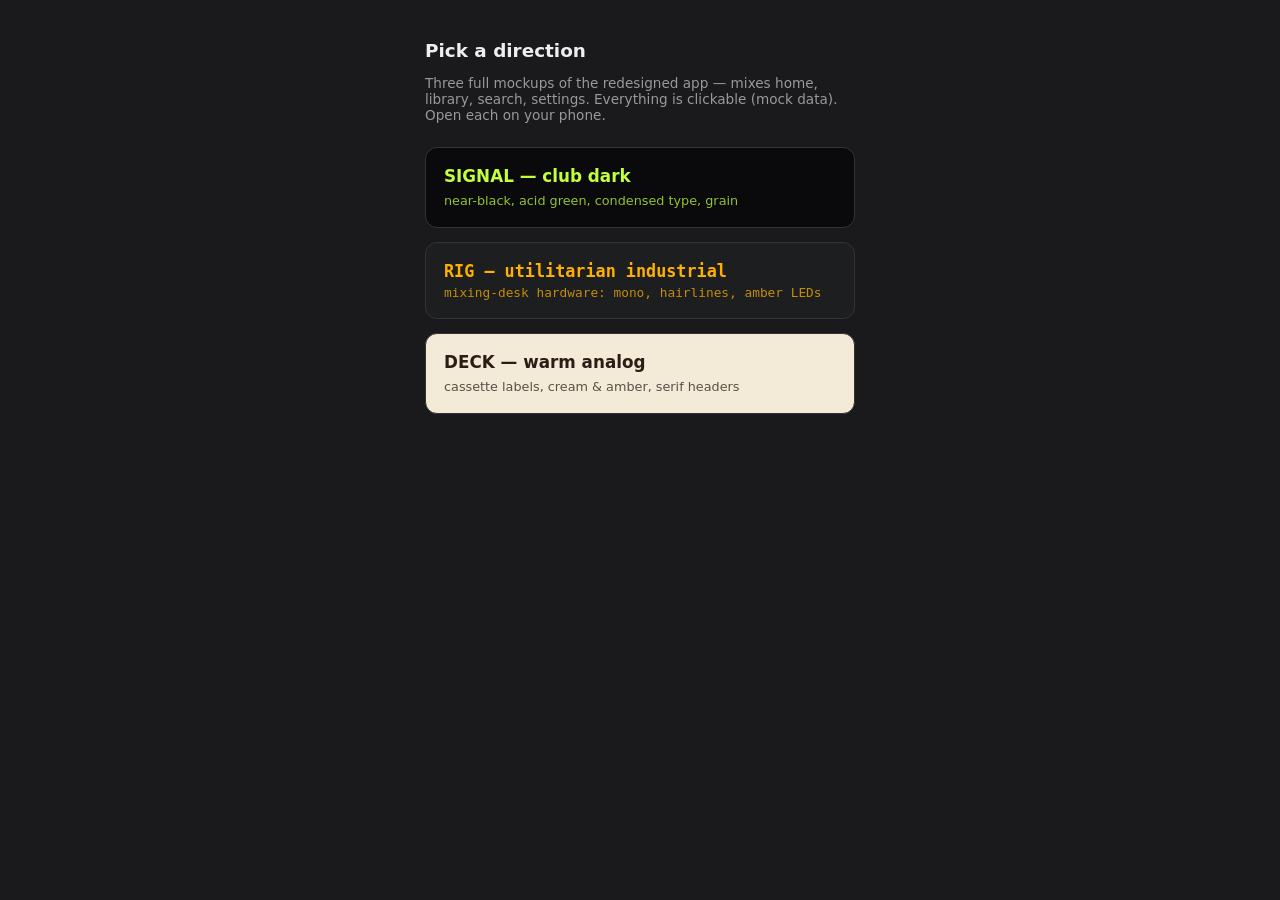
<file: web/mockups/index.html>
<!DOCTYPE html>
<html lang="en">
<head>
<meta charset="utf-8">
<meta name="viewport" content="width=device-width, initial-scale=1">
<title>UI direction mockups</title>
<style>
body{font-family:system-ui;background:#1a1a1d;color:#eee;max-width:430px;margin:0 auto;padding:28px 20px}
h1{font-size:1.15rem;margin-bottom:4px}
p{color:#999;font-size:.85rem;margin-bottom:24px}
a{display:block;text-decoration:none;border-radius:12px;padding:18px;margin-bottom:14px;border:1px solid #333}
a b{display:block;font-size:1.05rem;margin-bottom:4px}
a span{font-size:.8rem;opacity:.75}
.s{background:#0a0a0c;color:#c3ff3d}
.r{background:#1c1e20;color:#ffb000;font-family:monospace}
.d{background:#f3ead8;color:#2b1d14}
</style>
</head>
<body>
<h1>Pick a direction</h1>
<p>Three full mockups of the redesigned app — mixes home, library, search, settings. Everything is clickable (mock data). Open each on your phone.</p>
<a class="s" href="signal.html"><b>SIGNAL — club dark</b><span>near-black, acid green, condensed type, grain</span></a>
<a class="r" href="rig.html"><b>RIG — utilitarian industrial</b><span>mixing-desk hardware: mono, hairlines, amber LEDs</span></a>
<a class="d" href="deck.html"><b>DECK — warm analog</b><span>cassette labels, cream &amp; amber, serif headers</span></a>
</body>
</html>
</file>
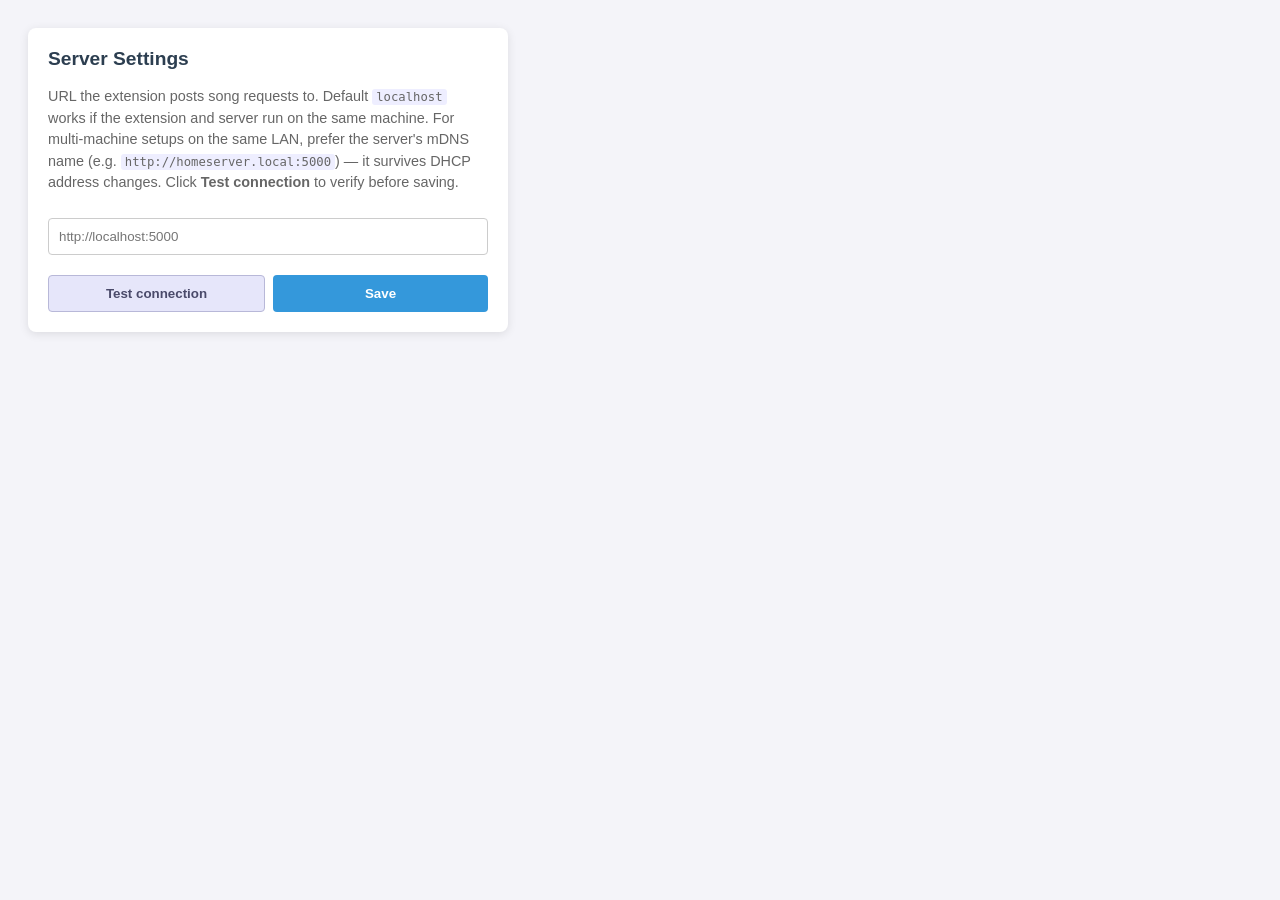
<file: sWebExt/options.html>
<!DOCTYPE html>
<html lang="en">
<head>
  <meta charset="UTF-8">
  <style>
    body { font-family: 'Segoe UI', Tahoma, Geneva, Verdana, sans-serif; padding: 20px; background-color: #f4f4f9; color: #333; }
    .container { max-width: 440px; background: white; padding: 20px; border-radius: 8px; box-shadow: 0 2px 10px rgba(0,0,0,0.1); }
    h2 { margin-top: 0; color: #2c3e50; font-size: 1.2rem; }
    p { font-size: 0.9rem; color: #666; line-height: 1.5; }
    code { background: #eef; padding: 1px 4px; border-radius: 3px; font-size: 0.85em; }
    input { width: 100%; padding: 10px; margin: 10px 0; border: 1px solid #ccc; border-radius: 4px; box-sizing: border-box; }
    .btn-row { display: flex; gap: 8px; margin: 10px 0 0; }
    button { background-color: #3498db; color: white; border: none; padding: 10px 15px; border-radius: 4px; cursor: pointer; font-weight: bold; flex: 1; }
    button:hover { background-color: #2980b9; }
    button.secondary { background-color: #e6e6fa; color: #4a4a6a; border: 1px solid #b8b8d8; }
    button.secondary:hover { background-color: #d6d6ec; }
    .status { margin-top: 10px; font-size: 0.85rem; padding: 8px; border-radius: 4px; display: none; }
    .success { display: block; background: #d4edda; color: #155724; }
    .test-result { margin-top: 10px; font-size: 0.85rem; padding: 8px; border-radius: 4px; display: none; }
    .test-result.show { display: block; }
    .test-result.ok  { background: #d4edda; color: #155724; }
    .test-result.err { background: #f8d7da; color: #721c24; }
    .test-result.pending { background: #eef; color: #345; }
  </style>
</head>
<body>
  <div class="container">
    <h2>Server Settings</h2>
    <p>
      URL the extension posts song requests to. Default <code>localhost</code>
      works if the extension and server run on the same machine.
      For multi-machine setups on the same LAN, prefer the server's mDNS name
      (e.g. <code>http://homeserver.local:5000</code>) — it survives DHCP
      address changes. Click <strong>Test connection</strong> to verify before saving.
    </p>
    <input type="text" id="urlInput" placeholder="http://localhost:5000">
    <div class="btn-row">
      <button id="testBtn" class="secondary" type="button">Test connection</button>
      <button id="saveBtn">Save</button>
    </div>
    <div id="testResult" class="test-result"></div>
    <div id="status" class="status">URL erfolgreich gespeichert!</div>
  </div>
  <script src="options.js"></script>
</body>
</html>
</file>
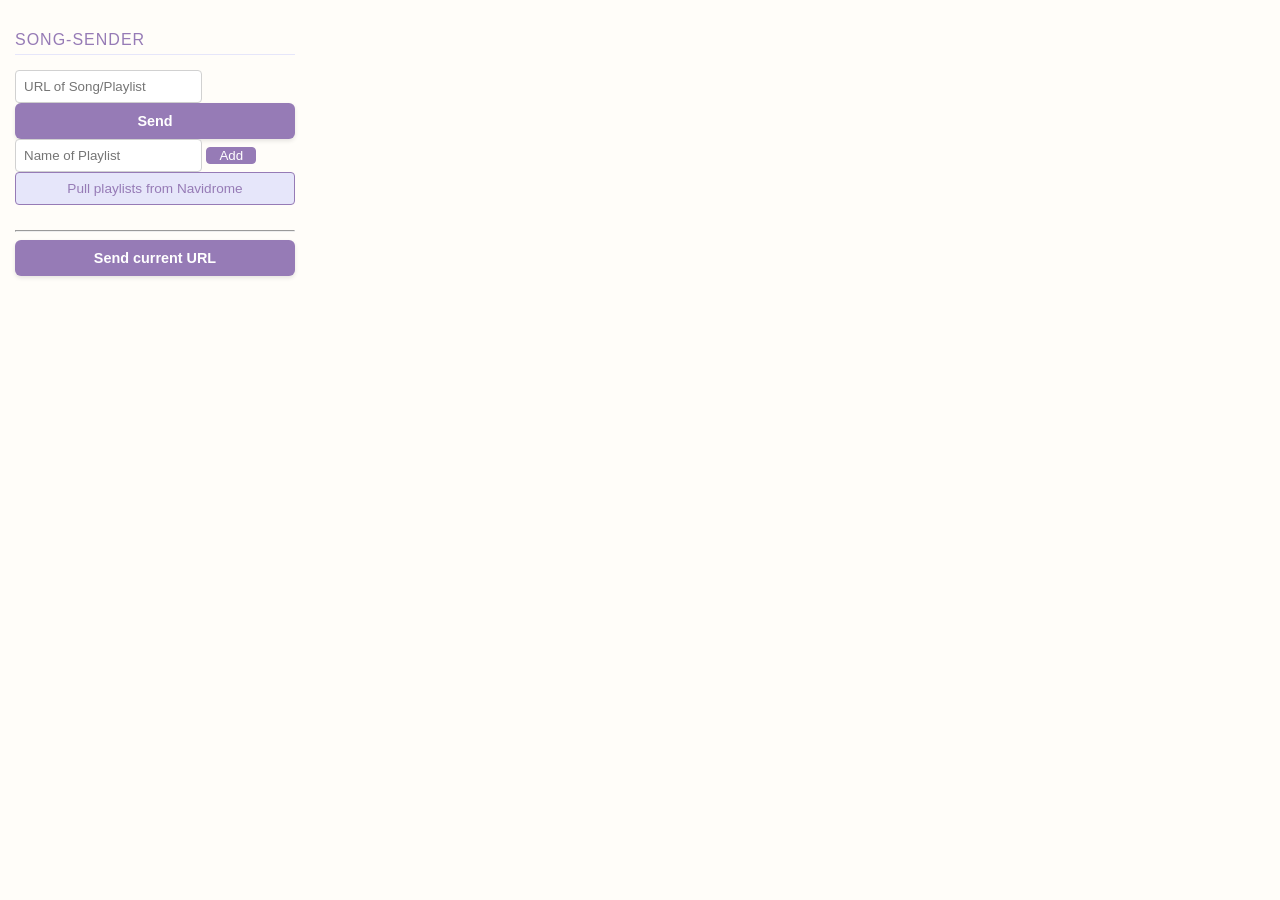
<file: sWebExt/popup/popup.html>
<!DOCTYPE html>
<html>
<head>
  <style>
    :root {
      --cream: #FFFDF9;
      --lavender-light: #E6E6FA;
      --lavender-deep: #967BB6;
      --text: #4A4A4A;
      --border: #D1D1D1;
    }

    body {
      width: 280px;
      background-color: var(--cream);
      color: var(--text);
      font-family: 'Segoe UI', Roboto, sans-serif;
      margin: 0;
      padding: 15px;
    }

    h3 {
      font-weight: 300;
      letter-spacing: 1px;
      text-transform: uppercase;
      font-size: 1rem;
      margin-bottom: 15px;
      color: var(--lavender-deep);
      border-bottom: 1px solid var(--lavender-light);
      padding-bottom: 5px;
    }

    /* Input Bereich */
    .input-group {
      display: flex;
      gap: 8px;
      margin-bottom: 15px;
    }

    input[type="text"] {
      flex-grow: 1;
      border: 1px solid var(--border);
      background: white;
      padding: 8px;
      border-radius: 4px;
      outline: none;
      transition: border 0.3s;
    }

    input[type="text"]:focus {
      border-color: var(--lavender-deep);
    }

    #addBtn, #addUrlBtn {
      background: var(--lavender-light);
      border: 1px solid var(--lavender-deep);
      color: var(--lavender-deep);
      border-radius: 4px;
      cursor: pointer;
      padding: 0 12px;
      transition: all 0.2s;
    }

    #addBtn,#addUrlBtn:hover {
      background: var(--lavender-deep);
      color: white;
    }

    /* Liste */
    #listContainer {
      max-height: 150px;
      overflow-y: auto;
      margin-bottom: 15px;
    }

    .item {
      display: flex;
      align-items: center;
      justify-content: space-between;
      padding: 8px 5px;
      border-bottom: 1px solid #f0f0f0;
      font-size: 0.9rem;
    }

    .item label {
      display: flex;
      align-items: center;
      cursor: pointer;
      gap: 8px;
    }

    .delete-btn {
      color: #ccc;
      cursor: pointer;
      font-size: 0.8rem;
      border: none;
      background: none;
    }

    .delete-btn:hover {
      color: #e74c3c;
    }

    /* Radio Buttons Styling */
    input[type="radio"] {
      accent-color: var(--lavender-deep);
    }

    /* Main Action Button */
    #sendBtn, #addUrlBtn {
      width: 100%;
      background-color: var(--lavender-deep);
      color: white;
      border: none;
      padding: 12px;
      border-radius: 6px;
      font-size: 0.9rem;
      font-weight: bold;
      cursor: pointer;
      box-shadow: 0 2px 4px rgba(0,0,0,0.1);
      transition: transform 0.1s, background 0.2s;
    }

    #sendBtn:hover, #addUrlBtn:hover {
      background-color: #8369a3;
      transform: translateY(-1px);
    }

    #sendBtn:active, #addUrlBtn:active {
      transform: translateY(1px);
    }

    /* Success checkmark overlay — drawn with CSS borders so it doesn't
       depend on a Unicode glyph being present in the system font stack. */
    #okToast {
      position: fixed;
      top: 50%;
      left: 50%;
      width: 72px;
      height: 72px;
      margin: -36px 0 0 -36px;
      border-radius: 50%;
      background: #ffffff;
      border: 3px solid #4caf50;
      display: flex;
      align-items: center;
      justify-content: center;
      box-shadow: 0 6px 18px rgba(0,0,0,0.18);
      opacity: 0;
      transform: scale(0.5);
      pointer-events: none;
      transition: opacity 0.18s ease, transform 0.22s cubic-bezier(.2,1.6,.4,1);
      z-index: 9999;
    }
    #okToast::after {
      content: '';
      display: block;
      width: 28px;
      height: 14px;
      border-left: 5px solid #2e7d32;
      border-bottom: 5px solid #2e7d32;
      transform: rotate(-45deg) translate(2px, -4px);
    }
    #okToast.show {
      opacity: 1;
      transform: scale(1);
    }
  </style>
</head>
<body>
  <h3>Song-Sender</h3>
  <div>
    <input type="text" id="manualUrlInput" placeholder="URL of Song/Playlist">
    <button id="addUrlBtn" style="width: 100%; padding: 10px;">Send</button>
  </div>
  <div>
    <input type="text" id="m3uInput" placeholder="Name of Playlist">
    <button id="addBtn">Add</button>
  </div>
  <button id="syncBtn" type="button" style="width: 100%; padding: 8px; margin-bottom: 10px;
            background: var(--lavender-light); color: var(--lavender-deep);
            border: 1px solid var(--lavender-deep); border-radius: 4px; cursor: pointer;
            font-size: 0.85rem;">Pull playlists from Navidrome</button>
  <div id="syncStatus" style="display: none; font-size: 0.8rem; padding: 6px 8px;
            margin-bottom: 10px; border-radius: 4px; line-height: 1.4;"></div>

  <div id="listContainer"></div>
  <hr>
  <button id="sendBtn" style="width: 100%; padding: 10px;">Send current URL</button>

  <div id="okToast" aria-hidden="true"></div>

  <script src="popup.js"></script>
</body>
</html>
</file>
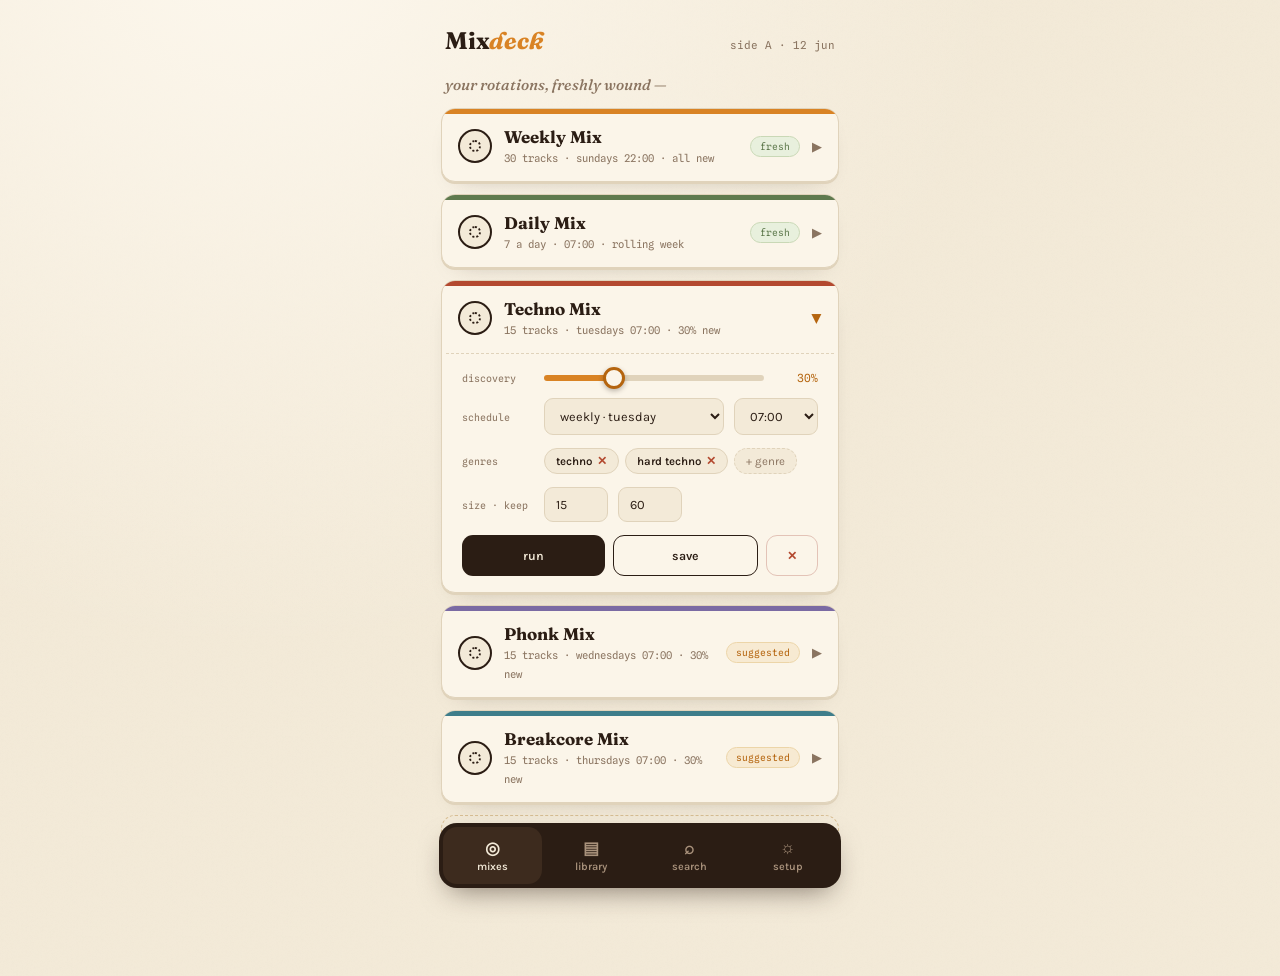
<file: web/mockups/deck.html>
<!DOCTYPE html>
<html lang="en">
<head>
<meta charset="utf-8">
<meta name="viewport" content="width=device-width, initial-scale=1, viewport-fit=cover">
<title>DECK — warm analog</title>
<link rel="preconnect" href="https://fonts.googleapis.com">
<link href="https://fonts.googleapis.com/css2?family=Fraunces:ital,opsz,wght@0,9..144,500;0,9..144,700;1,9..144,500&family=Karla:wght@400;600&family=Spline+Sans+Mono:wght@400;600&display=swap" rel="stylesheet">
<style>
:root{
  --paper:#f3ead8; --card:#fbf5e9; --ink:#2b1d14; --soft:#8a7460;
  --amber:#d98324; --amber-d:#b5650f; --moss:#5f7a4e; --rust:#b3492f;
  --line:#e0d3bb;
}
*{box-sizing:border-box;margin:0;padding:0;-webkit-tap-highlight-color:transparent}
body{
  background:var(--paper);color:var(--ink);
  font-family:'Karla',sans-serif;
  max-width:430px;margin:0 auto;min-height:100vh;padding-bottom:88px;
  background-image:radial-gradient(circle at 20% -10%, #fdf8ee 0%, transparent 50%),
    url("data:image/svg+xml,%3Csvg xmlns='http://www.w3.org/2000/svg' width='100' height='100'%3E%3Cfilter id='n'%3E%3CfeTurbulence baseFrequency='0.8'/%3E%3C/filter%3E%3Crect width='100' height='100' filter='url(%23n)' opacity='0.025'/%3E%3C/svg%3E");
}
header{padding:26px 20px 12px;display:flex;justify-content:space-between;align-items:baseline}
header h1{font-family:'Fraunces';font-weight:700;font-size:1.5rem;letter-spacing:-.01em}
header h1 i{color:var(--amber);font-style:italic}
header span{font-family:'Spline Sans Mono';font-size:.68rem;color:var(--soft)}
.screen{display:none;padding:8px 16px 0;animation:fade .3s ease}
.screen.on{display:block}
@keyframes fade{from{opacity:0}to{opacity:1}}
h2.lede{font-family:'Fraunces';font-style:italic;font-weight:500;font-size:.95rem;color:var(--soft);margin:0 4px 14px}

/* MIX CARDS — cassette labels */
.mix{background:var(--card);border:1px solid var(--line);border-radius:14px;margin-bottom:12px;
  box-shadow:0 2px 0 var(--line), 0 10px 24px -18px rgba(43,29,20,.4);overflow:hidden;position:relative}
.mix::before{content:"";position:absolute;top:0;left:0;right:0;height:5px;background:var(--amber)}
.mix.m2::before{background:var(--moss)}
.mix.m3::before{background:var(--rust)}
.mix.m4::before{background:#7a6aa3}
.mix.m5::before{background:#3e7d8a}
.mix-head{padding:17px 16px 15px;display:flex;align-items:center;gap:12px;cursor:pointer;user-select:none}
.spool{width:34px;height:34px;border-radius:50%;border:2px solid var(--ink);flex:none;position:relative;background:var(--paper)}
.spool::after{content:"";position:absolute;inset:9px;border-radius:50%;border:2px dotted var(--ink)}
.mix.fresh .spool{animation:spin 6s linear infinite}
@keyframes spin{to{transform:rotate(360deg)}}
.mtit{flex:1}
.mtit b{font-family:'Fraunces';font-weight:700;font-size:1.06rem;display:block}
.mtit span{font-family:'Spline Sans Mono';font-size:.66rem;color:var(--soft)}
.badge{font-family:'Spline Sans Mono';font-size:.6rem;padding:4px 9px;border-radius:20px;flex:none}
.badge.fresh{background:#e8f0dd;color:var(--moss);border:1px solid #c9d8b6}
.badge.sug{background:#f7ead2;color:var(--amber-d);border:1px solid #ecd5a8}
.fold{color:var(--soft);transition:transform .25s;font-size:.8rem}
.mix.open .fold{transform:rotate(90deg);color:var(--amber-d)}
.mix-body{max-height:0;overflow:hidden;transition:max-height .35s ease}
.mix.open .mix-body{max-height:430px}
.mix-body .inner{padding:4px 16px 16px;border-top:1px dashed var(--line);margin:0 4px}
.frow{display:flex;align-items:center;gap:10px;margin:13px 0}
.frow label{font-family:'Spline Sans Mono';font-size:.62rem;color:var(--soft);width:72px;flex:none;text-transform:lowercase}
.frow output{font-family:'Spline Sans Mono';font-size:.7rem;color:var(--amber-d);width:44px;text-align:right}
input[type=range]{flex:1;appearance:none;height:6px;border-radius:4px;background:linear-gradient(90deg,var(--amber) 30%,var(--line) 30%);outline:0}
input[type=range]::-webkit-slider-thumb{appearance:none;width:22px;height:22px;border-radius:50%;background:var(--card);border:3px solid var(--amber-d);box-shadow:0 2px 5px rgba(43,29,20,.3)}
select,.ti{background:var(--paper);border:1px solid var(--line);border-radius:9px;color:var(--ink);font-family:'Karla';font-size:.8rem;padding:9px 11px;flex:1;min-width:0}
.chips{display:flex;gap:6px;flex-wrap:wrap;flex:1}
.chip{font-size:.72rem;background:var(--paper);border:1px solid var(--line);padding:5px 11px;border-radius:18px;font-weight:600}
.chip s{text-decoration:none;color:var(--rust);margin-left:5px}
.chip.add{color:var(--soft);border-style:dashed;font-weight:400}
.btns{display:flex;gap:8px;margin-top:8px}
.b{flex:1;font-family:'Karla';font-weight:600;font-size:.78rem;padding:12px;border-radius:11px;border:0;cursor:pointer}
.b.run{background:var(--ink);color:var(--paper)}
.b.save{background:transparent;border:1.5px solid var(--ink);color:var(--ink)}
.b.del{background:transparent;border:1.5px solid #e3c3b7;color:var(--rust);flex:0 0 52px}
.new{display:block;width:100%;text-align:center;font-family:'Fraunces';font-style:italic;font-size:.95rem;
  color:var(--amber-d);background:none;border:1.5px dashed #d9bf94;border-radius:14px;padding:16px;cursor:pointer;margin:4px 0 20px}

/* LIBRARY */
.shelf{background:var(--card);border:1px solid var(--line);border-radius:14px;padding:15px 16px;margin-bottom:11px;
  display:flex;align-items:center;gap:13px;box-shadow:0 2px 0 var(--line)}
.shelf .ic{font-size:1.25rem;width:34px;text-align:center;flex:none}
.shelf .tx{flex:1}
.shelf .tx b{font-family:'Fraunces';font-size:.98rem;display:block}
.shelf .tx span{font-family:'Spline Sans Mono';font-size:.64rem;color:var(--soft)}
.shelf .act{font-family:'Karla';font-weight:600;font-size:.74rem;color:var(--amber-d);background:#f7ead2;border:1px solid #ecd5a8;border-radius:9px;padding:8px 13px;cursor:pointer}
.prog{height:7px;border-radius:4px;background:var(--paper);border:1px solid var(--line);margin-top:7px;overflow:hidden}
.prog i{display:block;height:100%;width:62%;background:linear-gradient(90deg,var(--amber),var(--amber-d))}

/* SEARCH */
.sbox{display:flex;gap:8px;margin-bottom:12px}
.sbox input{flex:1;background:var(--card);border:1.5px solid var(--ink);border-radius:12px;padding:13px 15px;font-family:'Karla';font-size:.92rem;color:var(--ink)}
.pills{display:flex;gap:7px;margin-bottom:14px}
.pill{font-family:'Spline Sans Mono';font-size:.64rem;padding:6px 13px;border-radius:20px;border:1px solid var(--line);color:var(--soft);cursor:pointer}
.pill.on{background:var(--ink);color:var(--paper);border-color:var(--ink)}
.tr{display:flex;align-items:center;gap:12px;padding:11px 4px;border-bottom:1px solid var(--line)}
.sleeve{width:46px;height:46px;border-radius:9px;flex:none;border:1px solid var(--line);
  background:conic-gradient(from 40deg,#e8d9bd,#f3ead8,#dcc9a4,#f3ead8);display:flex;align-items:center;justify-content:center;
  font-family:'Spline Sans Mono';font-size:.58rem;color:var(--soft)}
.tr .ti2{flex:1;min-width:0}
.tr .ti2 b{font-size:.9rem;display:block;white-space:nowrap;overflow:hidden;text-overflow:ellipsis}
.tr .ti2 span{font-family:'Spline Sans Mono';font-size:.64rem;color:var(--soft)}
.pluss{width:40px;height:40px;border-radius:50%;border:1.5px solid var(--ink);background:var(--card);font-size:1.2rem;color:var(--ink);flex:none;cursor:pointer}
.pluss.have{border-color:var(--line);color:#bdac93}

/* SETTINGS */
.sgrp{background:var(--card);border:1px solid var(--line);border-radius:14px;margin-bottom:11px;overflow:hidden;box-shadow:0 2px 0 var(--line)}
.sgrp h3{font-family:'Fraunces';font-weight:700;font-size:.95rem;padding:15px 16px;cursor:pointer;display:flex;justify-content:space-between}
.sgrp h3 i{color:var(--soft);font-style:normal;transition:transform .25s}
.sgrp.open h3 i{transform:rotate(90deg)}
.sgrp .rows{display:none;padding:0 16px 13px}
.sgrp.open .rows{display:block}
.srw{display:flex;justify-content:space-between;align-items:center;gap:12px;padding:10px 0;border-top:1px dashed var(--line)}
.srw label{font-size:.85rem}
.srw small{display:block;font-family:'Spline Sans Mono';font-size:.6rem;color:var(--soft)}
.srw input{background:var(--paper);border:1px solid var(--line);border-radius:9px;font-family:'Spline Sans Mono';font-size:.72rem;color:var(--ink);padding:8px 10px;width:130px;text-align:right}
.knob{width:46px;height:26px;border-radius:16px;background:var(--line);position:relative;cursor:pointer;flex:none;transition:.2s}
.knob::after{content:"";position:absolute;top:3px;left:3px;width:20px;height:20px;border-radius:50%;background:var(--card);box-shadow:0 1px 3px rgba(43,29,20,.35);transition:.2s}
.knob.on{background:var(--moss)}
.knob.on::after{left:23px}
.note{font-family:'Spline Sans Mono';font-size:.62rem;color:var(--rust);background:#f6e3d8;border:1px solid #ecc9b6;border-radius:9px;padding:9px 11px;margin-top:10px}

/* NAV */
nav{position:fixed;bottom:12px;left:50%;transform:translateX(-50%);width:calc(100% - 28px);max-width:402px;
  display:flex;background:var(--ink);border-radius:18px;z-index:40;box-shadow:0 12px 28px -10px rgba(43,29,20,.55);
  padding:4px}
nav button{flex:1;background:none;border:0;color:#a8917b;padding:11px 0;cursor:pointer;border-radius:14px;
  font-family:'Karla';font-weight:600;font-size:.68rem}
nav button .ico{display:block;font-size:1.05rem;margin-bottom:2px}
nav button.on{background:#3d2b1e;color:var(--paper)}
</style>
</head>
<body>
<header><h1>Mix<i>deck</i></h1><span>side A · 12 jun</span></header>

<section class="screen on" id="s-mixes">
  <h2 class="lede">your rotations, freshly wound —</h2>

  <div class="mix fresh"><div class="mix-head" onclick="tog(this)">
    <span class="spool"></span>
    <span class="mtit"><b>Weekly Mix</b><span>30 tracks · sundays 22:00 · all new</span></span>
    <span class="badge fresh">fresh</span><span class="fold">▶</span></div>
    <div class="mix-body"><div class="inner">
      <div class="frow"><label>discovery</label><input type="range" value="100" oninput="sl(this)"><output>100%</output></div>
      <div class="frow"><label>schedule</label><select><option>weekly · sunday</option><option>daily</option></select><select style="flex:0 0 84px"><option>22:00</option></select></div>
      <div class="frow"><label>size · keep</label><input class="ti" value="30" style="flex:0 0 64px"><input class="ti" value="100" style="flex:0 0 64px"><span style="flex:1"></span></div>
      <div class="btns"><button class="b run">play it forward — run</button><button class="b save">save</button></div>
    </div></div>
  </div>

  <div class="mix m2 fresh"><div class="mix-head" onclick="tog(this)">
    <span class="spool"></span>
    <span class="mtit"><b>Daily Mix</b><span>7 a day · 07:00 · rolling week</span></span>
    <span class="badge fresh">fresh</span><span class="fold">▶</span></div>
    <div class="mix-body"><div class="inner">
      <div class="frow"><label>discovery</label><input type="range" value="100" oninput="sl(this)"><output>100%</output></div>
      <div class="frow"><label>schedule</label><select><option>daily</option></select><select style="flex:0 0 84px"><option>07:00</option></select></div>
      <div class="btns"><button class="b run">run</button><button class="b save">save</button></div>
    </div></div>
  </div>

  <div class="mix m3 open"><div class="mix-head" onclick="tog(this)">
    <span class="spool"></span>
    <span class="mtit"><b>Techno Mix</b><span>15 tracks · tuesdays 07:00 · 30% new</span></span>
    <span class="fold">▶</span></div>
    <div class="mix-body"><div class="inner">
      <div class="frow"><label>discovery</label><input type="range" value="30" oninput="sl(this)" style="background:linear-gradient(90deg,var(--amber) 30%,var(--line) 30%)"><output>30%</output></div>
      <div class="frow"><label>schedule</label><select><option>weekly · tuesday</option><option>daily</option></select><select style="flex:0 0 84px"><option>07:00</option></select></div>
      <div class="frow"><label>genres</label><span class="chips"><span class="chip">techno<s>✕</s></span><span class="chip">hard techno<s>✕</s></span><span class="chip add">+ genre</span></span></div>
      <div class="frow"><label>size · keep</label><input class="ti" value="15" style="flex:0 0 64px"><input class="ti" value="60" style="flex:0 0 64px"><span style="flex:1"></span></div>
      <div class="btns"><button class="b run">run</button><button class="b save">save</button><button class="b del">✕</button></div>
    </div></div>
  </div>

  <div class="mix m4"><div class="mix-head" onclick="tog(this)">
    <span class="spool"></span>
    <span class="mtit"><b>Phonk Mix</b><span>15 tracks · wednesdays 07:00 · 30% new</span></span>
    <span class="badge sug">suggested</span><span class="fold">▶</span></div>
    <div class="mix-body"><div class="inner">
      <div class="frow"><label>discovery</label><input type="range" value="30" oninput="sl(this)" style="background:linear-gradient(90deg,var(--amber) 30%,var(--line) 30%)"><output>30%</output></div>
      <div class="btns"><button class="b run">run</button><button class="b save">save</button><button class="b del">✕</button></div>
    </div></div>
  </div>

  <div class="mix m5"><div class="mix-head" onclick="tog(this)">
    <span class="spool"></span>
    <span class="mtit"><b>Breakcore Mix</b><span>15 tracks · thursdays 07:00 · 30% new</span></span>
    <span class="badge sug">suggested</span><span class="fold">▶</span></div>
    <div class="mix-body"><div class="inner">
      <div class="frow"><label>discovery</label><input type="range" value="30" oninput="sl(this)" style="background:linear-gradient(90deg,var(--amber) 30%,var(--line) 30%)"><output>30%</output></div>
      <div class="btns"><button class="b run">run</button><button class="b save">save</button><button class="b del">✕</button></div>
    </div></div>
  </div>

  <button class="new">⊕ start a new mix…</button>
</section>

<section class="screen" id="s-library">
  <h2 class="lede">keep the shelves tidy —</h2>
  <div class="shelf"><span class="ic">✦</span><div class="tx"><b>Enrich metadata</b><span>running · 412 of 663<span class="prog"><i></i></span></span></div><button class="act">view</button></div>
  <div class="shelf"><span class="ic">✚</span><div class="tx"><b>Repair library</b><span>last run 2 days ago · 14 fixed</span></div><button class="act">run</button></div>
  <div class="shelf"><span class="ic">≡</span><div class="tx"><b>De-duplicate</b><span>3 candidates waiting</span></div><button class="act">review</button></div>
  <div class="shelf"><span class="ic">✂</span><div class="tx"><b>Title cleanup</b><span>28 suffix rules</span></div><button class="act">edit</button></div>
  <div class="shelf"><span class="ic">⇩</span><div class="tx"><b>Import</b><span>soundcloud likes · spotify playlists</span></div><button class="act">open</button></div>
</section>

<section class="screen" id="s-search">
  <h2 class="lede">find something new —</h2>
  <div class="sbox"><input value="vatican shadow" placeholder="artist, song, or paste a link…"></div>
  <div class="pills"><span class="pill on">everywhere</span><span class="pill">soundcloud</span><span class="pill">youtube</span><span class="pill">spotify</span></div>
  <div class="tr"><span class="sleeve">SC</span><div class="ti2"><b>Enter Paradise</b><span>Vatican Shadow · 6:12</span></div><button class="pluss have">✓</button></div>
  <div class="tr"><span class="sleeve">YT</span><div class="ti2"><b>Church of All Images</b><span>Vatican Shadow · 5:48</span></div><button class="pluss">+</button></div>
  <div class="tr"><span class="sleeve">SC</span><div class="ti2"><b>Ancient Days</b><span>Vatican Shadow · 7:02</span></div><button class="pluss">+</button></div>
  <div class="tr"><span class="sleeve">YT</span><div class="ti2"><b>Weapons Inspection</b><span>Vatican Shadow · 4:31</span></div><button class="pluss">+</button></div>
</section>

<section class="screen" id="s-settings">
  <h2 class="lede">under the hood —</h2>
  <div class="sgrp open"><h3 onclick="this.parentNode.classList.toggle('open')">Discovery <i>▶</i></h3><div class="rows">
    <div class="srw"><label>Min artist listeners<small>quality floor</small></label><input value="5000"></div>
    <div class="srw"><label>Seed playlist</label><input value="Liked_Songs"></div>
    <div class="srw"><label>Suggestion memory<small>days</small></label><input value="90"></div>
  </div></div>
  <div class="sgrp"><h3 onclick="this.parentNode.classList.toggle('open')">Sources <i>▶</i></h3><div class="rows">
    <div class="srw"><label>SoundCloud likes URL</label><input value="…/user35/likes"></div>
  </div></div>
  <div class="sgrp"><h3 onclick="this.parentNode.classList.toggle('open')">Maintenance <i>▶</i></h3><div class="rows">
    <div class="srw"><label>Auto de-dup</label><span class="knob on" onclick="this.classList.toggle('on')"></span></div>
    <div class="srw"><label>Auto-delete dupes</label><span class="knob" onclick="this.classList.toggle('on')"></span></div>
    <div class="srw"><label>Title cleanup</label><span class="knob on" onclick="this.classList.toggle('on')"></span></div>
  </div></div>
  <div class="sgrp"><h3 onclick="this.parentNode.classList.toggle('open')">Credentials <i>▶</i></h3><div class="rows">
    <div class="srw"><label>Navidrome password</label><input type="password" placeholder="(unchanged)"></div>
    <div class="srw"><label>Last.fm API secret</label><input type="password" placeholder="(unchanged)"></div>
    <div class="note">careful — this page has no login. anyone on your wifi can change these.</div>
  </div></div>
</section>

<nav>
  <button class="on" data-s="mixes"><span class="ico">◎</span>mixes</button>
  <button data-s="library"><span class="ico">▤</span>library</button>
  <button data-s="search"><span class="ico">⌕</span>search</button>
  <button data-s="settings"><span class="ico">☼</span>setup</button>
</nav>

<script>
function tog(h){h.parentNode.classList.toggle('open');}
function sl(r){r.nextElementSibling.value=r.value+'%';
  r.style.background=`linear-gradient(90deg,var(--amber) ${r.value}%,var(--line) ${r.value}%)`;}
document.querySelectorAll('nav button').forEach(b=>b.onclick=()=>{
  document.querySelectorAll('nav button').forEach(x=>x.classList.remove('on'));
  document.querySelectorAll('.screen').forEach(x=>x.classList.remove('on'));
  b.classList.add('on');document.getElementById('s-'+b.dataset.s).classList.add('on');
});
</script>
</body>
</html>
</file>
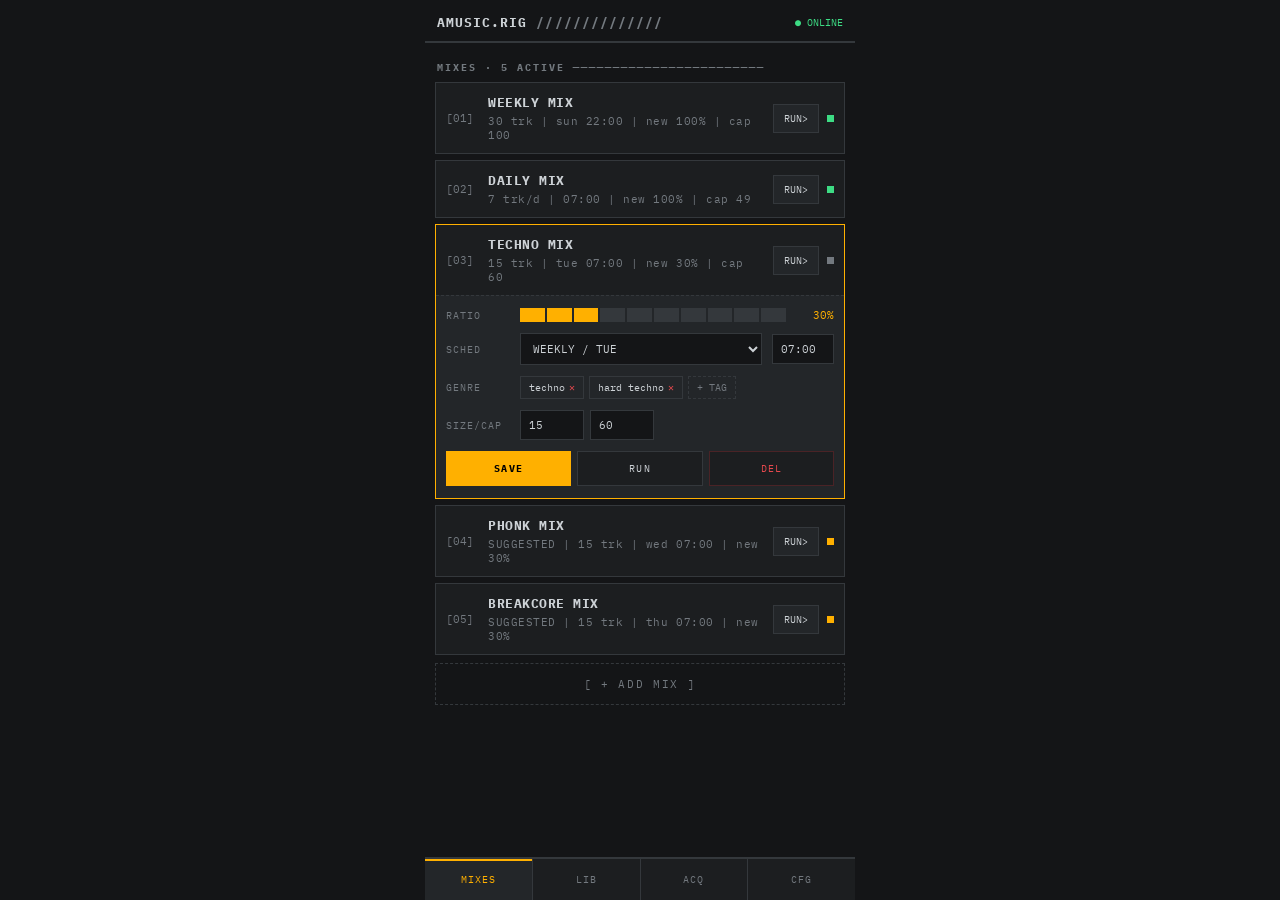
<file: web/mockups/rig.html>
<!DOCTYPE html>
<html lang="en">
<head>
<meta charset="utf-8">
<meta name="viewport" content="width=device-width, initial-scale=1, viewport-fit=cover">
<title>RIG — utilitarian industrial</title>
<link rel="preconnect" href="https://fonts.googleapis.com">
<link href="https://fonts.googleapis.com/css2?family=IBM+Plex+Mono:wght@400;500;700&display=swap" rel="stylesheet">
<style>
:root{
  --bg:#141517; --panel:#1c1e20; --panel2:#232629; --line:#34383c;
  --txt:#cdd2d6; --dim:#73797f; --amber:#ffb000; --green:#3ddc84; --red:#e5484d;
}
*{box-sizing:border-box;margin:0;padding:0;-webkit-tap-highlight-color:transparent}
body{
  background:var(--bg);color:var(--txt);
  font-family:'IBM Plex Mono',monospace;font-size:13px;
  max-width:430px;margin:0 auto;min-height:100vh;padding-bottom:74px;
}
header{padding:14px 12px 10px;border-bottom:2px solid var(--line);display:flex;justify-content:space-between;align-items:center}
header h1{font-size:13px;font-weight:700;letter-spacing:.08em}
header h1::after{content:" //////////////";color:var(--dim)}
header .st{font-size:10px;color:var(--green)}
header .st::before{content:"● ";}
.screen{display:none;padding:10px 10px 0}
.screen.on{display:block}
h2.sec{font-size:10px;color:var(--dim);letter-spacing:.2em;margin:8px 2px 8px;text-transform:uppercase}
h2.sec::after{content:" ────────────────────────";}

/* MIX ROWS */
.mix{border:1px solid var(--line);background:var(--panel);margin-bottom:6px}
.mix-head{display:grid;grid-template-columns:34px 1fr auto auto;gap:8px;align-items:center;padding:11px 10px;cursor:pointer}
.idx{color:var(--dim);font-size:11px}
.mname{font-weight:700;font-size:13px;text-transform:uppercase;letter-spacing:.04em}
.mmeta{display:block;color:var(--dim);font-size:10.5px;font-weight:400;text-transform:none;margin-top:3px}
.led{width:7px;height:7px;background:var(--dim);justify-self:end}
.mix.fresh .led{background:var(--green)}
.mix.sug .led{background:var(--amber)}
.runq{border:1px solid var(--line);background:var(--panel2);color:var(--txt);font-family:inherit;font-size:10px;padding:7px 10px;cursor:pointer}
.runq:active{background:var(--amber);color:#000}
.mix-edit{display:none;border-top:1px dashed var(--line);padding:12px 10px;background:var(--panel2)}
.mix.open .mix-edit{display:block}
.mix.open{border-color:var(--amber)}
.erow{display:grid;grid-template-columns:64px 1fr auto;gap:10px;align-items:center;margin-bottom:11px}
.erow label{font-size:10px;color:var(--dim);text-transform:uppercase;letter-spacing:.1em}
.meter{display:flex;gap:2px;flex:1}
.meter i{flex:1;height:14px;background:var(--line);cursor:pointer}
.meter i.f{background:var(--amber)}
.mval{font-size:11px;color:var(--amber);width:38px;text-align:right}
select,input.t{background:var(--bg);border:1px solid var(--line);color:var(--txt);font-family:inherit;font-size:11px;padding:7px 8px;width:100%}
.dual{display:flex;gap:6px}
.dual input{width:64px}
.gtags{grid-column:2/4;display:flex;gap:5px;flex-wrap:wrap}
.gt{font-size:10px;border:1px solid var(--line);padding:4px 8px;color:var(--txt)}
.gt b{color:var(--red);margin-left:4px;font-weight:400}
.gt.add{color:var(--dim);border-style:dashed}
.ebtns{display:flex;gap:6px;margin-top:4px}
.eb{flex:1;font-family:inherit;font-size:10px;letter-spacing:.12em;text-transform:uppercase;padding:10px;border:1px solid var(--line);background:var(--panel);color:var(--txt);cursor:pointer}
.eb.p{background:var(--amber);color:#000;border-color:var(--amber);font-weight:700}
.eb.d{color:var(--red);border-color:#4a2326}
.addrow{width:100%;border:1px dashed var(--line);background:none;color:var(--dim);font-family:inherit;font-size:11px;letter-spacing:.15em;padding:13px;cursor:pointer;margin:2px 0 14px}

/* LIBRARY */
.lrow{display:grid;grid-template-columns:1fr auto;gap:8px;border:1px solid var(--line);background:var(--panel);padding:11px 10px;margin-bottom:6px;align-items:center}
.lrow b{font-size:12px;text-transform:uppercase;letter-spacing:.05em}
.lrow .sub{display:block;color:var(--dim);font-size:10.5px;margin-top:3px}
.lrow .sub em{color:var(--green);font-style:normal}
.pb{grid-column:1/3;height:6px;background:var(--bg);border:1px solid var(--line);margin-top:2px}
.pb i{display:block;height:100%;width:62%;background:repeating-linear-gradient(90deg,var(--amber) 0 6px,transparent 6px 9px)}

/* SEARCH */
.sin{display:flex;margin-bottom:8px}
.sin input{flex:1;background:var(--panel);border:1px solid var(--line);border-right:0;color:var(--txt);font-family:inherit;font-size:13px;padding:11px}
.sin button{background:var(--amber);border:0;font-family:inherit;font-weight:700;font-size:12px;padding:0 16px;cursor:pointer}
.filters{display:flex;gap:0;margin-bottom:10px;border:1px solid var(--line)}
.filters span{flex:1;text-align:center;font-size:10px;padding:7px 0;color:var(--dim);border-right:1px solid var(--line);cursor:pointer}
.filters span:last-child{border-right:0}
.filters span.on{background:var(--panel2);color:var(--amber)}
.res{display:grid;grid-template-columns:30px 1fr auto;gap:8px;padding:10px 4px;border-bottom:1px solid var(--panel2);align-items:center}
.res .src{font-size:9px;color:var(--dim);border:1px solid var(--line);text-align:center;padding:3px 0}
.res b{font-size:12.5px;display:block;white-space:nowrap;overflow:hidden;text-overflow:ellipsis}
.res .a{color:var(--dim);font-size:10.5px}
.res button{background:none;border:1px solid var(--line);color:var(--green);font-family:inherit;font-size:11px;padding:6px 10px;cursor:pointer}
.res button.h{color:var(--dim)}

/* SETTINGS */
.sg{border:1px solid var(--line);margin-bottom:6px;background:var(--panel)}
.sg h3{font-size:11px;letter-spacing:.15em;text-transform:uppercase;padding:11px 10px;cursor:pointer;display:flex;justify-content:space-between;color:var(--txt)}
.sg h3 i{color:var(--dim);font-style:normal}
.sg .body{display:none;border-top:1px solid var(--line);padding:4px 10px 10px}
.sg.open .body{display:block}
.sr{display:flex;justify-content:space-between;align-items:center;padding:9px 0;border-bottom:1px solid var(--panel2);gap:10px}
.sr:last-child{border:0}
.sr label{font-size:12px}
.sr small{display:block;color:var(--dim);font-size:10px;margin-top:2px}
.sr input{background:var(--bg);border:1px solid var(--line);color:var(--txt);font-family:inherit;font-size:11px;padding:7px;width:130px;text-align:right}
.tg{width:34px;height:18px;border:1px solid var(--line);position:relative;cursor:pointer;flex:none}
.tg::after{content:"";position:absolute;top:2px;left:2px;width:12px;height:12px;background:var(--dim)}
.tg.on::after{left:18px;background:var(--green)}
.wn{font-size:10px;color:var(--amber);border:1px solid #4a3a10;padding:8px;margin:8px 0;background:#1d180a}

/* NAV */
nav{position:fixed;bottom:0;left:50%;transform:translateX(-50%);width:100%;max-width:430px;display:flex;
  background:var(--panel);border-top:2px solid var(--line);z-index:40;padding-bottom:env(safe-area-inset-bottom)}
nav button{flex:1;background:none;border:0;border-right:1px solid var(--line);color:var(--dim);font-family:inherit;
  font-size:10px;letter-spacing:.1em;text-transform:uppercase;padding:14px 0;cursor:pointer}
nav button:last-child{border-right:0}
nav button.on{color:var(--amber);background:var(--panel2);box-shadow:inset 0 2px 0 var(--amber)}
</style>
</head>
<body>
<header><h1>AMUSIC.RIG</h1><span class="st">ONLINE</span></header>

<section class="screen on" id="s-mixes">
  <h2 class="sec">Mixes · 5 active</h2>

  <div class="mix fresh"><div class="mix-head" onclick="tog(event,this)">
    <span class="idx">[01]</span>
    <span class="mname">Weekly Mix<span class="mmeta">30 trk | sun 22:00 | new 100% | cap 100</span></span>
    <button class="runq" onclick="event.stopPropagation()">RUN></button><span class="led"></span></div>
    <div class="mix-edit">
      <div class="erow"><label>ratio</label><div class="meter" data-v="10"></div><span class="mval">100%</span></div>
      <div class="erow"><label>sched</label><select><option>WEEKLY / SUN</option><option>DAILY</option></select><input class="t" style="width:62px" value="22:00"></div>
      <div class="erow"><label>size/cap</label><div class="dual"><input class="t" value="30"><input class="t" value="100"></div><span></span></div>
      <div class="ebtns"><button class="eb p">SAVE</button><button class="eb">RUN</button></div>
    </div>
  </div>

  <div class="mix fresh"><div class="mix-head" onclick="tog(event,this)">
    <span class="idx">[02]</span>
    <span class="mname">Daily Mix<span class="mmeta">7 trk/d | 07:00 | new 100% | cap 49</span></span>
    <button class="runq" onclick="event.stopPropagation()">RUN></button><span class="led"></span></div>
    <div class="mix-edit">
      <div class="erow"><label>ratio</label><div class="meter" data-v="10"></div><span class="mval">100%</span></div>
      <div class="erow"><label>sched</label><select><option>DAILY</option></select><input class="t" style="width:62px" value="07:00"></div>
      <div class="ebtns"><button class="eb p">SAVE</button><button class="eb">RUN</button></div>
    </div>
  </div>

  <div class="mix open"><div class="mix-head" onclick="tog(event,this)">
    <span class="idx">[03]</span>
    <span class="mname">Techno Mix<span class="mmeta">15 trk | tue 07:00 | new 30% | cap 60</span></span>
    <button class="runq" onclick="event.stopPropagation()">RUN></button><span class="led"></span></div>
    <div class="mix-edit">
      <div class="erow"><label>ratio</label><div class="meter" data-v="3"></div><span class="mval">30%</span></div>
      <div class="erow"><label>sched</label><select><option>WEEKLY / TUE</option><option>DAILY</option></select><input class="t" style="width:62px" value="07:00"></div>
      <div class="erow"><label>genre</label><div class="gtags"><span class="gt">techno<b>✕</b></span><span class="gt">hard techno<b>✕</b></span><span class="gt add">+ TAG</span></div></div>
      <div class="erow"><label>size/cap</label><div class="dual"><input class="t" value="15"><input class="t" value="60"></div><span></span></div>
      <div class="ebtns"><button class="eb p">SAVE</button><button class="eb">RUN</button><button class="eb d">DEL</button></div>
    </div>
  </div>

  <div class="mix sug"><div class="mix-head" onclick="tog(event,this)">
    <span class="idx">[04]</span>
    <span class="mname">Phonk Mix<span class="mmeta">SUGGESTED | 15 trk | wed 07:00 | new 30%</span></span>
    <button class="runq" onclick="event.stopPropagation()">RUN></button><span class="led"></span></div>
    <div class="mix-edit">
      <div class="erow"><label>ratio</label><div class="meter" data-v="3"></div><span class="mval">30%</span></div>
      <div class="ebtns"><button class="eb p">SAVE</button><button class="eb">RUN</button><button class="eb d">DEL</button></div>
    </div>
  </div>

  <div class="mix sug"><div class="mix-head" onclick="tog(event,this)">
    <span class="idx">[05]</span>
    <span class="mname">Breakcore Mix<span class="mmeta">SUGGESTED | 15 trk | thu 07:00 | new 30%</span></span>
    <button class="runq" onclick="event.stopPropagation()">RUN></button><span class="led"></span></div>
    <div class="mix-edit">
      <div class="erow"><label>ratio</label><div class="meter" data-v="3"></div><span class="mval">30%</span></div>
      <div class="ebtns"><button class="eb p">SAVE</button><button class="eb">RUN</button><button class="eb d">DEL</button></div>
    </div>
  </div>

  <button class="addrow">[ + ADD MIX ]</button>
</section>

<section class="screen" id="s-library">
  <h2 class="sec">Library ops</h2>
  <div class="lrow"><div><b>ENRICH</b><span class="sub">RUNNING · 412/663</span></div><button class="runq">VIEW></button><div class="pb"><i></i></div></div>
  <div class="lrow"><div><b>REPAIR</b><span class="sub">last 2d ago · <em>14 fixed</em></span></div><button class="runq">RUN></button></div>
  <div class="lrow"><div><b>DEDUP</b><span class="sub">3 candidates</span></div><button class="runq">LIST></button></div>
  <div class="lrow"><div><b>TITLE CLEANUP</b><span class="sub">28 suffix rules</span></div><button class="runq">EDIT></button></div>
  <div class="lrow"><div><b>IMPORT</b><span class="sub">soundcloud likes / spotify lists</span></div><button class="runq">OPEN></button></div>
</section>

<section class="screen" id="s-search">
  <h2 class="sec">Acquire</h2>
  <div class="sin"><input value="vatican shadow" placeholder="QUERY OR URL"><button>GO</button></div>
  <div class="filters"><span class="on">ALL</span><span>SC</span><span>YT</span><span>SP</span></div>
  <div class="res"><span class="src">SC</span><div><b>Enter Paradise</b><span class="a">Vatican Shadow · 6:12</span></div><button class="h">HAVE</button></div>
  <div class="res"><span class="src">YT</span><div><b>Church of All Images</b><span class="a">Vatican Shadow · 5:48</span></div><button>GET</button></div>
  <div class="res"><span class="src">SC</span><div><b>Ancient Days</b><span class="a">Vatican Shadow · 7:02</span></div><button>GET</button></div>
  <div class="res"><span class="src">YT</span><div><b>Weapons Inspection</b><span class="a">Vatican Shadow · 4:31</span></div><button>GET</button></div>
</section>

<section class="screen" id="s-settings">
  <h2 class="sec">Config</h2>
  <div class="sg open"><h3 onclick="this.parentNode.classList.toggle('open')">DISCOVERY<i>[-]</i></h3><div class="body">
    <div class="sr"><label>MIN LISTENERS<small>quality floor</small></label><input value="5000"></div>
    <div class="sr"><label>SEED PLAYLIST</label><input value="Liked_Songs"></div>
    <div class="sr"><label>SUGGEST TTL<small>days</small></label><input value="90"></div>
  </div></div>
  <div class="sg"><h3 onclick="this.parentNode.classList.toggle('open')">SOURCES<i>[+]</i></h3><div class="body">
    <div class="sr"><label>SC LIKES URL</label><input value="…/user35/likes"></div>
  </div></div>
  <div class="sg"><h3 onclick="this.parentNode.classList.toggle('open')">MAINTENANCE<i>[+]</i></h3><div class="body">
    <div class="sr"><label>AUTO DEDUP</label><span class="tg on" onclick="this.classList.toggle('on')"></span></div>
    <div class="sr"><label>AUTO DELETE</label><span class="tg" onclick="this.classList.toggle('on')"></span></div>
    <div class="sr"><label>TITLE CLEANUP</label><span class="tg on" onclick="this.classList.toggle('on')"></span></div>
  </div></div>
  <div class="sg"><h3 onclick="this.parentNode.classList.toggle('open')">CREDENTIALS<i>[+]</i></h3><div class="body">
    <div class="wn">!! NO AUTH — LAN-VISIBLE CONFIG</div>
    <div class="sr"><label>ND PASSWORD</label><input type="password" placeholder="(unchanged)"></div>
    <div class="sr"><label>LASTFM SECRET</label><input type="password" placeholder="(unchanged)"></div>
  </div></div>
</section>

<nav>
  <button class="on" data-s="mixes">MIXES</button>
  <button data-s="library">LIB</button>
  <button data-s="search">ACQ</button>
  <button data-s="settings">CFG</button>
</nav>

<script>
function tog(e,h){if(e.target.tagName==='BUTTON')return;h.parentNode.classList.toggle('open');}
document.querySelectorAll('.meter').forEach(m=>{
  const v=+m.dataset.v;
  for(let i=0;i<10;i++){const b=document.createElement('i');if(i<v)b.classList.add('f');
    b.onclick=()=>{[...m.children].forEach((c,j)=>c.classList.toggle('f',j<=i));
      m.parentNode.querySelector('.mval').textContent=((i+1)*10)+'%';};
    m.appendChild(b);}
});
document.querySelectorAll('nav button').forEach(b=>b.onclick=()=>{
  document.querySelectorAll('nav button').forEach(x=>x.classList.remove('on'));
  document.querySelectorAll('.screen').forEach(x=>x.classList.remove('on'));
  b.classList.add('on');document.getElementById('s-'+b.dataset.s).classList.add('on');
});
</script>
</body>
</html>
</file>
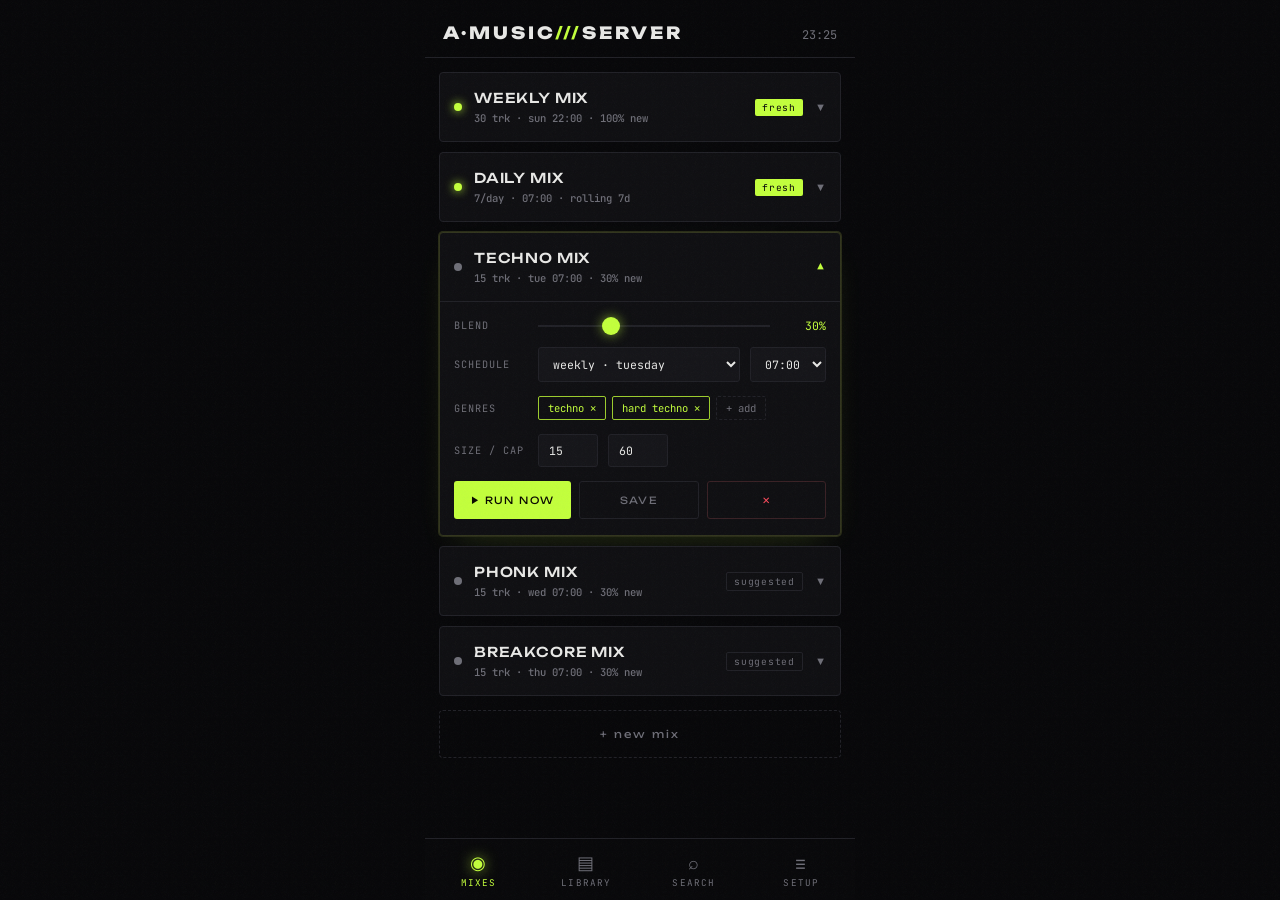
<file: web/mockups/signal.html>
<!DOCTYPE html>
<html lang="en">
<head>
<meta charset="utf-8">
<meta name="viewport" content="width=device-width, initial-scale=1, viewport-fit=cover">
<title>SIGNAL — club dark</title>
<link rel="preconnect" href="https://fonts.googleapis.com">
<link href="https://fonts.googleapis.com/css2?family=Unbounded:wght@500;800&family=Archivo:wght@400;600&family=JetBrains+Mono:wght@400;700&display=swap" rel="stylesheet">
<style>
:root{
  --bg:#08080a; --panel:#101013; --panel2:#16161a; --line:#222228;
  --acid:#c3ff3d; --acid-dim:#9ccc2e; --txt:#e8e8e6; --mut:#6f6f78;
  --danger:#ff4d5e;
}
*{box-sizing:border-box;margin:0;padding:0;-webkit-tap-highlight-color:transparent}
html{font-size:16px}
body{
  background:var(--bg);color:var(--txt);
  font-family:'Archivo',sans-serif;
  max-width:430px;margin:0 auto;min-height:100vh;
  padding-bottom:84px;position:relative;overflow-x:hidden;
}
/* grain */
body::after{content:"";position:fixed;inset:0;pointer-events:none;opacity:.07;z-index:50;
  background-image:url("data:image/svg+xml,%3Csvg xmlns='http://www.w3.org/2000/svg' width='120' height='120'%3E%3Cfilter id='n'%3E%3CfeTurbulence baseFrequency='0.9' numOctaves='2'/%3E%3C/filter%3E%3Crect width='120' height='120' filter='url(%23n)' opacity='0.6'/%3E%3C/svg%3E");}
header{
  padding:22px 18px 14px;display:flex;align-items:baseline;justify-content:space-between;
  border-bottom:1px solid var(--line);
}
header h1{font-family:'Unbounded';font-weight:800;font-size:1.05rem;letter-spacing:.18em}
header h1 em{color:var(--acid);font-style:normal}
header .clock{font-family:'JetBrains Mono';color:var(--mut);font-size:.75rem}
.screen{display:none;padding:14px 14px 0;animation:rise .25s ease both}
.screen.on{display:block}
@keyframes rise{from{opacity:0;transform:translateY(8px)}to{opacity:1;transform:none}}

/* ---- MIXES ---- */
.mix{border:1px solid var(--line);background:var(--panel);margin-bottom:10px;border-radius:4px;overflow:hidden}
.mix-head{display:flex;align-items:center;gap:12px;padding:16px 14px;cursor:pointer;user-select:none}
.mix-head .name{font-family:'Unbounded';font-weight:500;font-size:.85rem;letter-spacing:.06em;text-transform:uppercase;flex:1}
.mix-head .meta{display:block;font-family:'JetBrains Mono';font-size:.66rem;color:var(--mut);margin-top:5px;letter-spacing:0;text-transform:none}
.dot{width:8px;height:8px;border-radius:50%;background:var(--mut);flex:none}
.mix.fresh .dot{background:var(--acid);box-shadow:0 0 10px var(--acid)}
.tag{font-family:'JetBrains Mono';font-size:.6rem;color:var(--bg);background:var(--acid);padding:2px 7px;border-radius:2px;letter-spacing:.08em}
.tag.sug{background:transparent;color:var(--mut);border:1px solid var(--line)}
.chev{color:var(--mut);transition:transform .2s;font-size:.7rem}
.mix.open .chev{transform:rotate(180deg);color:var(--acid)}
.mix-body{max-height:0;overflow:hidden;transition:max-height .3s ease}
.mix.open .mix-body{max-height:420px;border-top:1px solid var(--line)}
.mix.open{border-color:#33361f;box-shadow:0 0 0 1px #2a2d18, 0 12px 32px -18px rgba(195,255,61,.25)}
.mix-body .inner{padding:16px 14px}
.frow{display:flex;align-items:center;gap:10px;margin-bottom:14px}
.frow label{font-family:'JetBrains Mono';font-size:.64rem;color:var(--mut);width:74px;flex:none;text-transform:uppercase;letter-spacing:.1em}
.frow .val{font-family:'JetBrains Mono';font-size:.72rem;color:var(--acid);width:46px;text-align:right}
input[type=range]{flex:1;appearance:none;height:2px;background:var(--line);outline:0}
input[type=range]::-webkit-slider-thumb{appearance:none;width:18px;height:18px;border-radius:50%;background:var(--acid);box-shadow:0 0 12px rgba(195,255,61,.6)}
select,.txt{background:var(--panel2);border:1px solid var(--line);color:var(--txt);font-family:'JetBrains Mono';font-size:.72rem;padding:8px 10px;border-radius:3px;flex:1;min-width:0}
.chips{display:flex;gap:6px;flex-wrap:wrap;flex:1}
.chip{font-family:'JetBrains Mono';font-size:.66rem;border:1px solid var(--acid-dim);color:var(--acid);padding:4px 9px;border-radius:2px}
.chip.add{border-style:dashed;border-color:var(--line);color:var(--mut)}
.actions{display:flex;gap:8px;margin-top:6px}
.btn{flex:1;font-family:'Unbounded';font-size:.62rem;letter-spacing:.14em;text-transform:uppercase;padding:12px;border:0;border-radius:3px;cursor:pointer}
.btn.run{background:var(--acid);color:#0a0a00}
.btn.ghost{background:transparent;border:1px solid var(--line);color:var(--mut)}
.btn.del{background:transparent;border:1px solid #3a2226;color:var(--danger)}
.newmix{width:100%;padding:16px;background:transparent;border:1px dashed var(--line);color:var(--mut);
  font-family:'Unbounded';font-size:.66rem;letter-spacing:.18em;border-radius:4px;cursor:pointer;margin:4px 0 18px}
.newmix:active{color:var(--acid);border-color:var(--acid)}

/* ---- LIBRARY ---- */
.tool{border:1px solid var(--line);background:var(--panel);border-radius:4px;margin-bottom:10px;padding:15px 14px;display:flex;align-items:center;gap:12px}
.tool .t-name{flex:1}
.tool .t-name b{font-family:'Unbounded';font-weight:500;font-size:.74rem;letter-spacing:.08em;text-transform:uppercase;display:block}
.tool .t-name span{font-family:'JetBrains Mono';font-size:.64rem;color:var(--mut);display:block;margin-top:4px}
.tool .go{font-family:'JetBrains Mono';font-size:.66rem;color:var(--acid);border:1px solid #2e3520;padding:8px 14px;border-radius:3px;background:#11150a}
.bar{height:3px;background:var(--line);border-radius:2px;margin-top:8px;overflow:hidden}
.bar i{display:block;height:100%;width:62%;background:var(--acid);box-shadow:0 0 8px var(--acid)}

/* ---- SEARCH ---- */
.searchbox{display:flex;gap:8px;margin-bottom:14px}
.searchbox input{flex:1;background:var(--panel);border:1px solid var(--line);padding:13px 14px;color:var(--txt);font-family:'JetBrains Mono';font-size:.8rem;border-radius:4px}
.searchbox input::placeholder{color:var(--mut)}
.src-row{display:flex;gap:6px;margin-bottom:14px}
.src{font-family:'JetBrains Mono';font-size:.62rem;padding:6px 11px;border:1px solid var(--line);border-radius:20px;color:var(--mut)}
.src.on{color:var(--acid);border-color:var(--acid-dim)}
.result{display:flex;align-items:center;gap:12px;padding:12px 4px;border-bottom:1px solid var(--line)}
.cover{width:44px;height:44px;border-radius:3px;background:linear-gradient(135deg,#1c2210,#0e0f12);border:1px solid var(--line);flex:none;
  display:flex;align-items:center;justify-content:center;color:var(--acid);font-family:'JetBrains Mono';font-size:.6rem}
.result .r-meta{flex:1;min-width:0}
.result .r-meta b{font-size:.82rem;font-weight:600;display:block;white-space:nowrap;overflow:hidden;text-overflow:ellipsis}
.result .r-meta span{font-family:'JetBrains Mono';font-size:.64rem;color:var(--mut)}
.get{width:38px;height:38px;border-radius:50%;border:1px solid var(--acid-dim);color:var(--acid);background:transparent;font-size:1.1rem;flex:none;cursor:pointer}
.get.have{border-color:var(--line);color:var(--mut)}

/* ---- SETTINGS ---- */
.sgroup{border:1px solid var(--line);background:var(--panel);border-radius:4px;margin-bottom:10px;overflow:hidden}
.sgroup h3{font-family:'Unbounded';font-weight:500;font-size:.68rem;letter-spacing:.12em;text-transform:uppercase;padding:14px;border-bottom:1px solid var(--line);display:flex;justify-content:space-between;cursor:pointer}
.sgroup h3 span{color:var(--mut)}
.sgroup .rows{padding:6px 14px 14px;display:none}
.sgroup.open .rows{display:block}
.srow{display:flex;align-items:center;justify-content:space-between;padding:10px 0;border-bottom:1px solid #1a1a1f;gap:12px}
.srow:last-child{border:0}
.srow label{font-size:.78rem;color:var(--txt)}
.srow .hint{display:block;font-family:'JetBrains Mono';font-size:.6rem;color:var(--mut);margin-top:3px}
.srow input[type=text],.srow input[type=password]{background:var(--panel2);border:1px solid var(--line);color:var(--txt);font-family:'JetBrains Mono';font-size:.7rem;padding:8px;border-radius:3px;width:140px;text-align:right}
.sw{width:42px;height:24px;border-radius:14px;background:var(--line);position:relative;flex:none;cursor:pointer;transition:.2s}
.sw::after{content:"";position:absolute;top:3px;left:3px;width:18px;height:18px;border-radius:50%;background:var(--mut);transition:.2s}
.sw.on{background:#2c3a12}
.sw.on::after{left:21px;background:var(--acid);box-shadow:0 0 8px var(--acid)}
.warn{font-family:'JetBrains Mono';font-size:.62rem;color:#ffb04d;border:1px solid #3a2f1a;background:#181206;padding:10px;border-radius:3px;margin-bottom:10px}

/* ---- NAV ---- */
nav{position:fixed;bottom:0;left:50%;transform:translateX(-50%);width:100%;max-width:430px;
  display:flex;background:rgba(10,10,12,.92);backdrop-filter:blur(12px);border-top:1px solid var(--line);z-index:40;
  padding-bottom:env(safe-area-inset-bottom)}
nav button{flex:1;background:none;border:0;color:var(--mut);padding:13px 0 11px;cursor:pointer;
  font-family:'JetBrains Mono';font-size:.58rem;letter-spacing:.12em;text-transform:uppercase}
nav button .ico{display:block;font-size:1.15rem;margin-bottom:4px;font-family:'Archivo'}
nav button.on{color:var(--acid)}
nav button.on .ico{text-shadow:0 0 14px rgba(195,255,61,.7)}
</style>
</head>
<body>
<header><h1>A·MUSIC<em>///</em>SERVER</h1><span class="clock" id="clk">23:41</span></header>

<!-- MIXES -->
<section class="screen on" id="s-mixes">
  <div class="mix fresh"><div class="mix-head" onclick="tog(this)">
    <span class="dot"></span>
    <span class="name">Weekly Mix<span class="meta">30 trk · sun 22:00 · 100% new</span></span>
    <span class="tag">fresh</span><span class="chev">▼</span></div>
    <div class="mix-body"><div class="inner">
      <div class="frow"><label>blend</label><input type="range" value="100" oninput="this.parentNode.querySelector('.val').textContent=this.value+'%'"><span class="val">100%</span></div>
      <div class="frow"><label>schedule</label><select><option>weekly · sunday</option><option>daily</option></select><select style="flex:0 0 76px"><option>22:00</option></select></div>
      <div class="frow"><label>size / cap</label><input class="txt" value="30" style="flex:0 0 60px"><input class="txt" value="100" style="flex:0 0 60px"><span style="flex:1"></span></div>
      <div class="actions"><button class="btn run">▶ run now</button><button class="btn ghost">save</button></div>
    </div></div>
  </div>

  <div class="mix fresh"><div class="mix-head" onclick="tog(this)">
    <span class="dot"></span>
    <span class="name">Daily Mix<span class="meta">7/day · 07:00 · rolling 7d</span></span>
    <span class="tag">fresh</span><span class="chev">▼</span></div>
    <div class="mix-body"><div class="inner">
      <div class="frow"><label>blend</label><input type="range" value="100"><span class="val">100%</span></div>
      <div class="frow"><label>schedule</label><select><option>daily</option></select><select style="flex:0 0 76px"><option>07:00</option></select></div>
      <div class="actions"><button class="btn run">▶ run now</button><button class="btn ghost">save</button></div>
    </div></div>
  </div>

  <div class="mix open"><div class="mix-head" onclick="tog(this)">
    <span class="dot"></span>
    <span class="name">Techno Mix<span class="meta">15 trk · tue 07:00 · 30% new</span></span>
    <span class="chev">▼</span></div>
    <div class="mix-body"><div class="inner">
      <div class="frow"><label>blend</label><input type="range" value="30" oninput="this.parentNode.querySelector('.val').textContent=this.value+'%'"><span class="val">30%</span></div>
      <div class="frow"><label>schedule</label><select><option>weekly · tuesday</option><option>daily</option></select><select style="flex:0 0 76px"><option>07:00</option></select></div>
      <div class="frow"><label>genres</label><span class="chips"><span class="chip">techno ✕</span><span class="chip">hard techno ✕</span><span class="chip add">+ add</span></span></div>
      <div class="frow"><label>size / cap</label><input class="txt" value="15" style="flex:0 0 60px"><input class="txt" value="60" style="flex:0 0 60px"><span style="flex:1"></span></div>
      <div class="actions"><button class="btn run">▶ run now</button><button class="btn ghost">save</button><button class="btn del">✕</button></div>
    </div></div>
  </div>

  <div class="mix"><div class="mix-head" onclick="tog(this)">
    <span class="dot"></span>
    <span class="name">Phonk Mix<span class="meta">15 trk · wed 07:00 · 30% new</span></span>
    <span class="tag sug">suggested</span><span class="chev">▼</span></div>
    <div class="mix-body"><div class="inner">
      <div class="frow"><label>blend</label><input type="range" value="30"><span class="val">30%</span></div>
      <div class="actions"><button class="btn run">▶ run now</button><button class="btn ghost">save</button><button class="btn del">✕</button></div>
    </div></div>
  </div>

  <div class="mix"><div class="mix-head" onclick="tog(this)">
    <span class="dot"></span>
    <span class="name">Breakcore Mix<span class="meta">15 trk · thu 07:00 · 30% new</span></span>
    <span class="tag sug">suggested</span><span class="chev">▼</span></div>
    <div class="mix-body"><div class="inner">
      <div class="frow"><label>blend</label><input type="range" value="30"><span class="val">30%</span></div>
      <div class="actions"><button class="btn run">▶ run now</button><button class="btn ghost">save</button><button class="btn del">✕</button></div>
    </div></div>
  </div>

  <button class="newmix">+ new mix</button>
</section>

<!-- LIBRARY -->
<section class="screen" id="s-library">
  <div class="tool"><div class="t-name"><b>Enrich metadata</b><span>running — 412 / 663 files<span class="bar"><i></i></span></span></div><button class="go">view</button></div>
  <div class="tool"><div class="t-name"><b>Repair library</b><span>last run 2d ago · 14 fixed</span></div><button class="go">run</button></div>
  <div class="tool"><div class="t-name"><b>De-duplicate</b><span>3 candidates found</span></div><button class="go">review</button></div>
  <div class="tool"><div class="t-name"><b>Title cleanup</b><span>suffix list · 28 rules</span></div><button class="go">edit</button></div>
  <div class="tool"><div class="t-name"><b>Import</b><span>SoundCloud likes · Spotify playlists</span></div><button class="go">open</button></div>
</section>

<!-- SEARCH -->
<section class="screen" id="s-search">
  <div class="searchbox"><input placeholder="artist, track or paste URL…" value="vatican shadow"></div>
  <div class="src-row"><span class="src on">all</span><span class="src">soundcloud</span><span class="src">youtube</span><span class="src">spotify</span></div>
  <div class="result"><div class="cover">SC</div><div class="r-meta"><b>Enter Paradise</b><span>Vatican Shadow · 6:12</span></div><button class="get have">✓</button></div>
  <div class="result"><div class="cover">YT</div><div class="r-meta"><b>Church of All Images</b><span>Vatican Shadow · 5:48</span></div><button class="get">+</button></div>
  <div class="result"><div class="cover">SC</div><div class="r-meta"><b>Ancient Days</b><span>Vatican Shadow · 7:02</span></div><button class="get">+</button></div>
  <div class="result"><div class="cover">YT</div><div class="r-meta"><b>Weapons Inspection</b><span>Vatican Shadow · 4:31</span></div><button class="get">+</button></div>
</section>

<!-- SETTINGS -->
<section class="screen" id="s-settings">
  <div class="sgroup open"><h3 onclick="this.parentNode.classList.toggle('open')">Discovery <span>▾</span></h3>
    <div class="rows">
      <div class="srow"><label>Min artist listeners<span class="hint">quality floor for new artists</span></label><input type="text" value="5000"></div>
      <div class="srow"><label>Seed playlist</label><input type="text" value="Liked_Songs"></div>
      <div class="srow"><label>Suggestion memory<span class="hint">days before re-suggesting</span></label><input type="text" value="90"></div>
    </div></div>
  <div class="sgroup"><h3 onclick="this.parentNode.classList.toggle('open')">Sources <span>▸</span></h3>
    <div class="rows">
      <div class="srow"><label>SoundCloud likes URL</label><input type="text" value="…/user35/likes"></div>
    </div></div>
  <div class="sgroup"><h3 onclick="this.parentNode.classList.toggle('open')">Maintenance <span>▸</span></h3>
    <div class="rows">
      <div class="srow"><label>Auto de-dup</label><span class="sw on" onclick="this.classList.toggle('on')"></span></div>
      <div class="srow"><label>Auto-delete dupes</label><span class="sw" onclick="this.classList.toggle('on')"></span></div>
      <div class="srow"><label>Title cleanup</label><span class="sw on" onclick="this.classList.toggle('on')"></span></div>
    </div></div>
  <div class="sgroup"><h3 onclick="this.parentNode.classList.toggle('open')">Credentials <span>▸</span></h3>
    <div class="rows">
      <div class="warn">⚠ no auth on this page — anyone on your network can change these.</div>
      <div class="srow"><label>Navidrome password</label><input type="password" placeholder="(unchanged)"></div>
      <div class="srow"><label>Last.fm API secret</label><input type="password" placeholder="(unchanged)"></div>
    </div></div>
</section>

<nav>
  <button class="on" data-s="mixes"><span class="ico">◉</span>mixes</button>
  <button data-s="library"><span class="ico">▤</span>library</button>
  <button data-s="search"><span class="ico">⌕</span>search</button>
  <button data-s="settings"><span class="ico">≡</span>setup</button>
</nav>

<script>
function tog(h){h.parentNode.classList.toggle('open');}
document.querySelectorAll('nav button').forEach(b=>b.onclick=()=>{
  document.querySelectorAll('nav button').forEach(x=>x.classList.remove('on'));
  document.querySelectorAll('.screen').forEach(x=>x.classList.remove('on'));
  b.classList.add('on');
  document.getElementById('s-'+b.dataset.s).classList.add('on');
});
const t=new Date();document.getElementById('clk').textContent=String(t.getHours()).padStart(2,'0')+':'+String(t.getMinutes()).padStart(2,'0');
</script>
</body>
</html>
</file>
